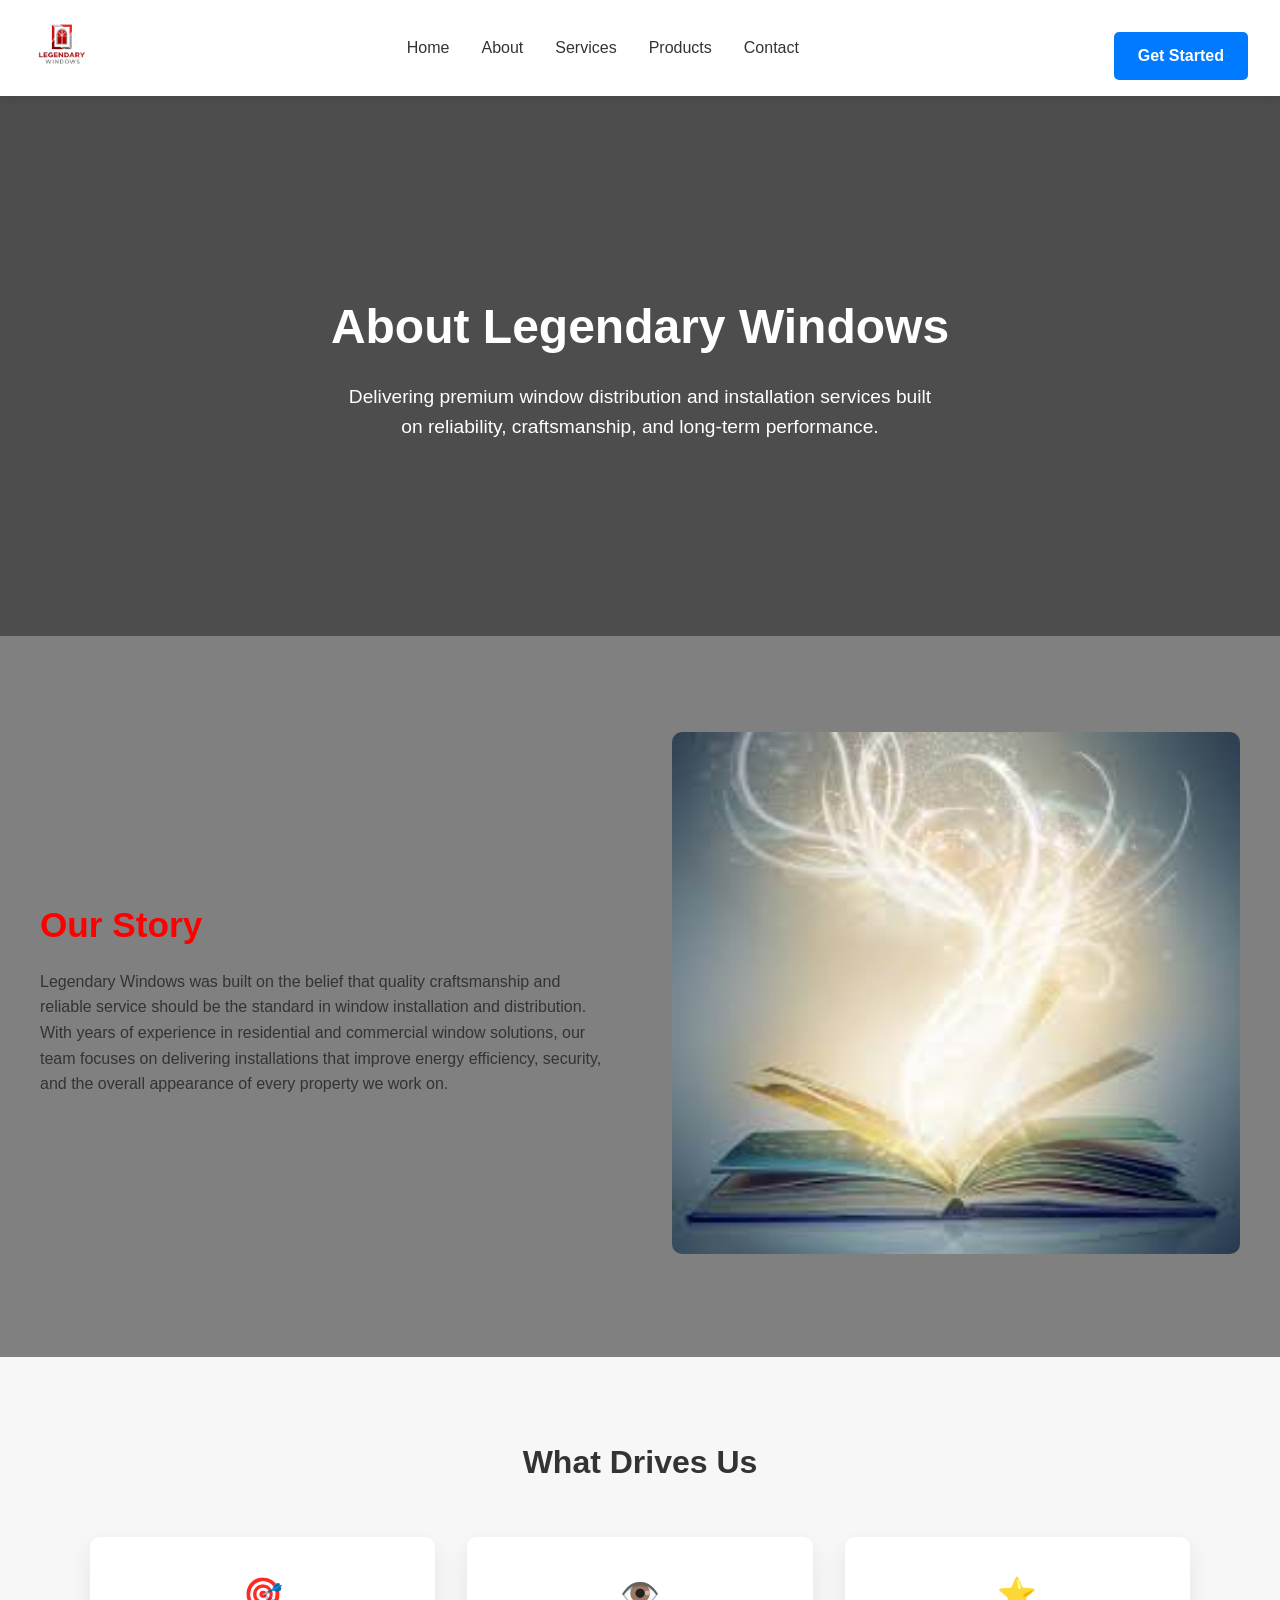
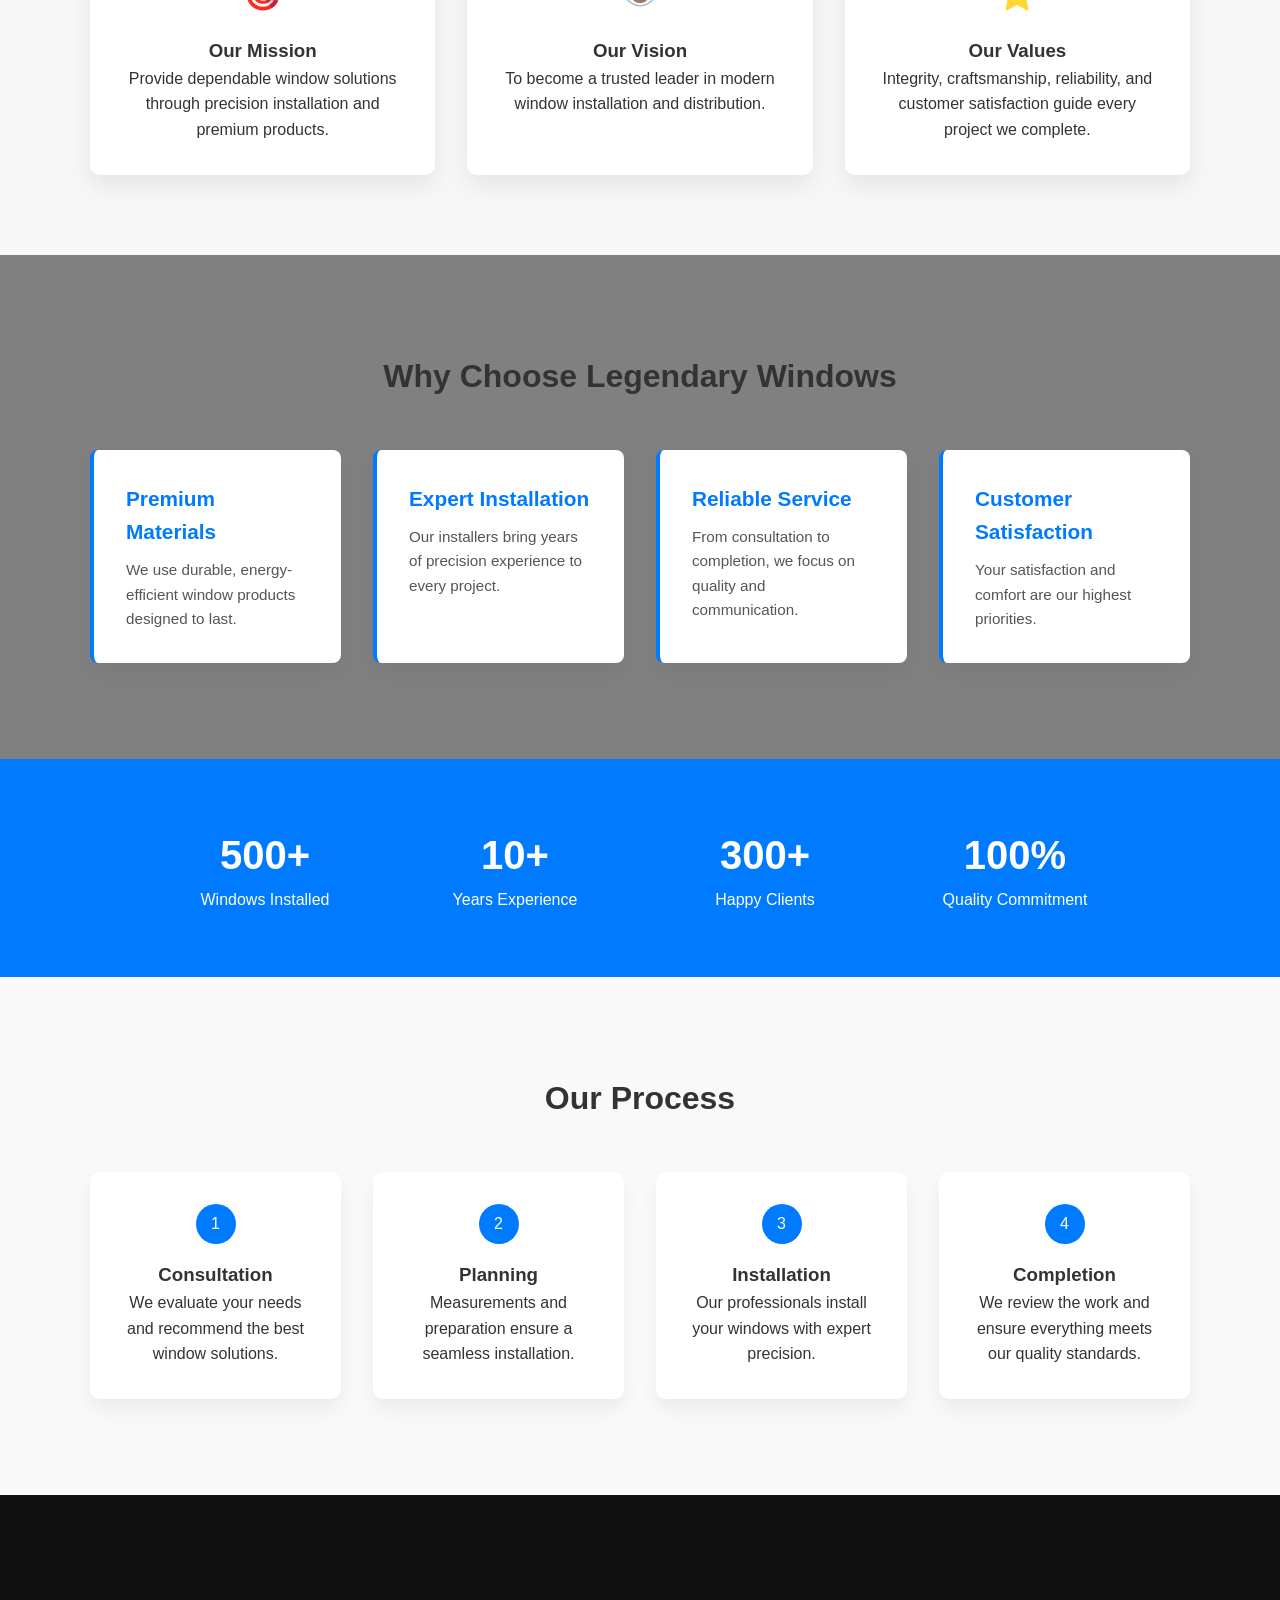
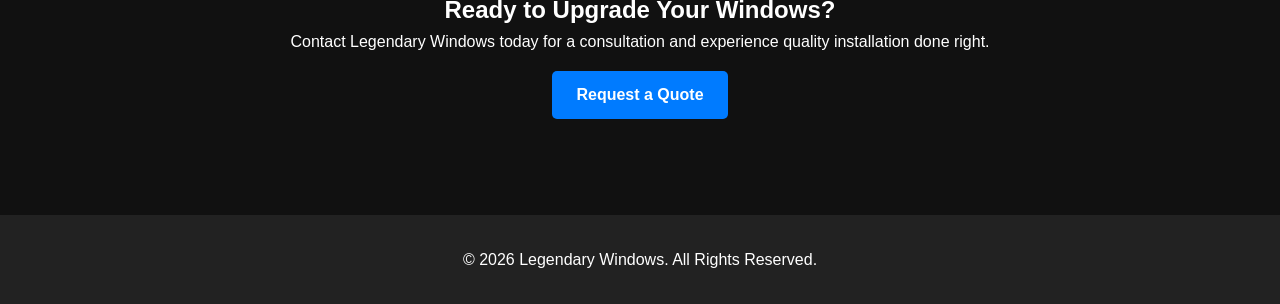
<file: about.html>
<!DOCTYPE html>
<html lang="en">
<head>
    <meta charset="UTF-8">
    <meta name="viewport" content="width=device-width, initial-scale=1.0">
    <link rel="stylesheet" href="styles.css">
    <!DOCTYPE html>
<html lang="en">
<head>
    <meta charset="UTF-8">
    <meta name="viewport" content="width=device-width, initial-scale=1.0">
    <style>
      /* Reset & Base */
      * { margin: 0; padding: 0; box-sizing: border-box; }
      body { font-family: 'Inter', sans-serif; line-height: 1.6; color: #333; }
      a { text-decoration: none; color: inherit; }

      /* Navbar */
      header {
        position: sticky;
        top: 0;
        width: 100%;
        background: #fff;
        box-shadow: 0 4px 10px rgba(0,0,0,0.08);
        z-index: 1000;
        transition: all 0.3s ease;
      }

      .navbar {
        display: flex;
        justify-content: space-between;
        align-items: center;
        max-width: 1300px;
        margin: 0 auto;
        padding: 1rem 2rem;
      }

      /* Logo */
      .logo img { height: 50px; object-fit: contain; transition: transform 0.3s; }
      .logo img:hover { transform: scale(1.05); }

      /* Nav links centered */
      .nav-links-wrapper { flex: 1; display: flex; justify-content: center; }
      .nav-links { display: flex; gap: 2rem; }
      .nav-links a {
        font-weight: 500;
        color: #333;
        position: relative;
        transition: color 0.3s ease;
      }
      .nav-links a::after {
        content: "";
        display: block;
        height: 2px;
        width: 0;
        background: #007BFF;
        position: absolute;
        bottom: -4px;
        left: 0;
        transition: width 0.3s;
      }
      .nav-links a:hover::after { width: 100%; }
      .nav-links a:hover { color: #007BFF; }

      /* Call-to-action button */
      .cta-button {
        background: #007BFF;
        color: #fff;
        padding: 0.7rem 1.5rem;
        border-radius: 5px;
        font-weight: 600;
        transition: background 0.3s;
      }
      .cta-button:hover { background: #0056b3; }

      /* Hamburger Menu */
      .hamburger { display: none; flex-direction: column; justify-content: space-between; width: 25px; height: 20px; cursor: pointer; }
      .hamburger span { display: block; height: 3px; background: #007BFF; border-radius: 2px; transition: all 0.3s; }

      /* Hamburger animation */
      .hamburger.open span:nth-child(1) { transform: rotate(45deg) translate(5px, 5px); }
      .hamburger.open span:nth-child(2) { opacity: 0; }
      .hamburger.open span:nth-child(3) { transform: rotate(-45deg) translate(5px, -5px); }

      /* Mobile Nav */
      .nav-links-mobile {
        display: none;
        flex-direction: column;
        gap: 1rem;
        position: absolute;
        top: 80px;
        right: 2rem;
        background: #fff;
        padding: 1rem 2rem;
        border-radius: 8px;
        box-shadow: 0 5px 15px rgba(0,0,0,0.15);
      }
      .nav-links-mobile.active { display: flex; }
      .nav-links-mobile .mobile-cta {
        background: #007BFF;
        color: #fff;
        padding: 0.7rem 1.5rem;
        border-radius: 5px;
        font-weight: 600;
        margin-top: 1rem;
        text-align: center;
      }
      .nav-links-mobile .mobile-cta:hover { background: #0056b3; }

      /* Hero Section */
      .hero { display: flex; align-items: center; justify-content: center; height: 80vh; background: #f5f5f5; text-align: center; padding: 0 2rem; }
      .hero h1 { font-size: 3rem; margin-bottom: 1rem; }
      .hero p { font-size: 1.2rem; max-width: 600px; }

      /* Responsive Queries */
      @media (max-width: 1024px) { .nav-links { gap: 1.5rem; } }
      @media (max-width: 768px) {
        .nav-links-wrapper { display: none; }
        .cta-button { display: none; }
        .hamburger { display: flex; }
      }
      @media (max-width: 480px) {
        .hero h1 { font-size: 2rem; }
        .hero p { font-size: 1rem; }
      }
    </style>
</head>
<body>
  <!-- Navbar -->
  <header>
    <nav class="navbar">
      <a href="index.html" class="logo">
        <img id="navlogo" src="Document.png" alt="Legendary Windows Logo">
      </a>

      <div class="nav-links-wrapper">
        <div class="nav-links">
          <a href="index.html">Home</a>
          <a href="about.html" class="active">About</a>
          <a href="services.html">Services</a>
          <a href="products.html">Products</a>
          <a href="contact.html">Contact</a>
        </div>
      </div>

      <a href="contact.html" class="cta-button">Get Started</a>

      <div class="hamburger" id="hamburger">
        <div></div>
        <div></div>
        <div></div>
      </div>

      <div class="nav-links-mobile" id="nav-mobile">
        <a href="index.html">Home</a>
        <a href="about.html" class="active">About</a>
        <a href="services.html">Services</a>
        <a href="products.html">Products</a>
        <a href="contact.html">Contact</a>
        <a href="contact.html" class="mobile-cta">Get Started</a>
      </div>
    </nav>
  </header>

  <body>

<!-- ABOUT HERO -->
<section class="about-hero">
  <div class="hero-overlay">
    <h1>About Legendary Windows</h1>
    <p>Delivering premium window distribution and installation services built on reliability, craftsmanship, and long-term performance.</p>
  </div>
</section>


<!-- COMPANY STORY -->
<section class="company-story">
  <div class="story-container">

    <div class="story-text">
      <h2 id="aboutstory">Our Story</h2>
      <p>
        Legendary Windows was built on the belief that quality craftsmanship
        and reliable service should be the standard in window installation
        and distribution.
      </p>

      <p>
        With years of experience in residential and commercial window
        solutions, our team focuses on delivering installations that improve
        energy efficiency, security, and the overall appearance of every
        property we work on.
      </p>
    </div>

    <div class="story-image">
      <img src="[data-uri]">
    </div>

  </div>
</section>


<!-- MISSION / VISION / VALUES -->
<section class="mission-section">

<h2 class="section-title">What Drives Us</h2>

<div class="mission-grid">

<div class="mission-card">
<div class="mission-icon">🎯</div>
<h3>Our Mission</h3>
<p>Provide dependable window solutions through precision installation and premium products.</p>
</div>

<div class="mission-card">
<div class="mission-icon">👁️</div>
<h3>Our Vision</h3>
<p>To become a trusted leader in modern window installation and distribution.</p>
</div>

<div class="mission-card">
<div class="mission-icon">⭐</div>
<h3>Our Values</h3>
<p>Integrity, craftsmanship, reliability, and customer satisfaction guide every project we complete.</p>
</div>

</div>

</section>


<!-- WHY CHOOSE US -->
<section class="why-section">

<h2 class="section-title">Why Choose Legendary Windows</h2>

<div class="why-grid">

<div class="why-card">
<h3>Premium Materials</h3>
<p>We use durable, energy-efficient window products designed to last.</p>
</div>

<div class="why-card">
<h3>Expert Installation</h3>
<p>Our installers bring years of precision experience to every project.</p>
</div>

<div class="why-card">
<h3>Reliable Service</h3>
<p>From consultation to completion, we focus on quality and communication.</p>
</div>

<div class="why-card">
<h3>Customer Satisfaction</h3>
<p>Your satisfaction and comfort are our highest priorities.</p>
</div>

</div>

</section>


<!-- COMPANY STATS -->
<section class="stats-section">

<div class="stats-grid">

<div class="stat">
<h2>500+</h2>
<p>Windows Installed</p>
</div>

<div class="stat">
<h2>10+</h2>
<p>Years Experience</p>
</div>

<div class="stat">
<h2>300+</h2>
<p>Happy Clients</p>
</div>

<div class="stat">
<h2>100%</h2>
<p>Quality Commitment</p>
</div>

</div>

</section>


<!-- PROCESS -->
<section class="process-section">

<h2 class="section-title">Our Process</h2>

<div class="process-grid">

<div class="process-step">
<div class="step-number">1</div>
<h3>Consultation</h3>
<p>We evaluate your needs and recommend the best window solutions.</p>
</div>

<div class="process-step">
<div class="step-number">2</div>
<h3>Planning</h3>
<p>Measurements and preparation ensure a seamless installation.</p>
</div>

<div class="process-step">
<div class="step-number">3</div>
<h3>Installation</h3>
<p>Our professionals install your windows with expert precision.</p>
</div>

<div class="process-step">
<div class="step-number">4</div>
<h3>Completion</h3>
<p>We review the work and ensure everything meets our quality standards.</p>
</div>

</div>

</section>


<!-- CALL TO ACTION -->
<section class="cta-section">

<h2>Ready to Upgrade Your Windows?</h2>
<p>Contact Legendary Windows today for a consultation and experience quality installation done right.</p>

<a href="contact.html" class="cta-button">Request a Quote</a>

</section>


<!-- Footer -->
<footer class="footer">
<p>© 2026 Legendary Windows. All Rights Reserved.</p>
</footer>


<!-- JS for Hamburger -->
  <script>
    const hamburger = document.getElementById('hamburger');
    const navMobile = document.getElementById('nav-mobile');

    hamburger.addEventListener('click', () => {
      navMobile.style.display = navMobile.style.display === 'flex' ? 'none' : 'flex';
    });

    // Close menu when link is clicked
    document.querySelectorAll('.nav-links-mobile a').forEach(link => {
      link.addEventListener('click', () => {
        navMobile.style.display = 'none';
      });
    });


</script>

</body>
</html>
</file>
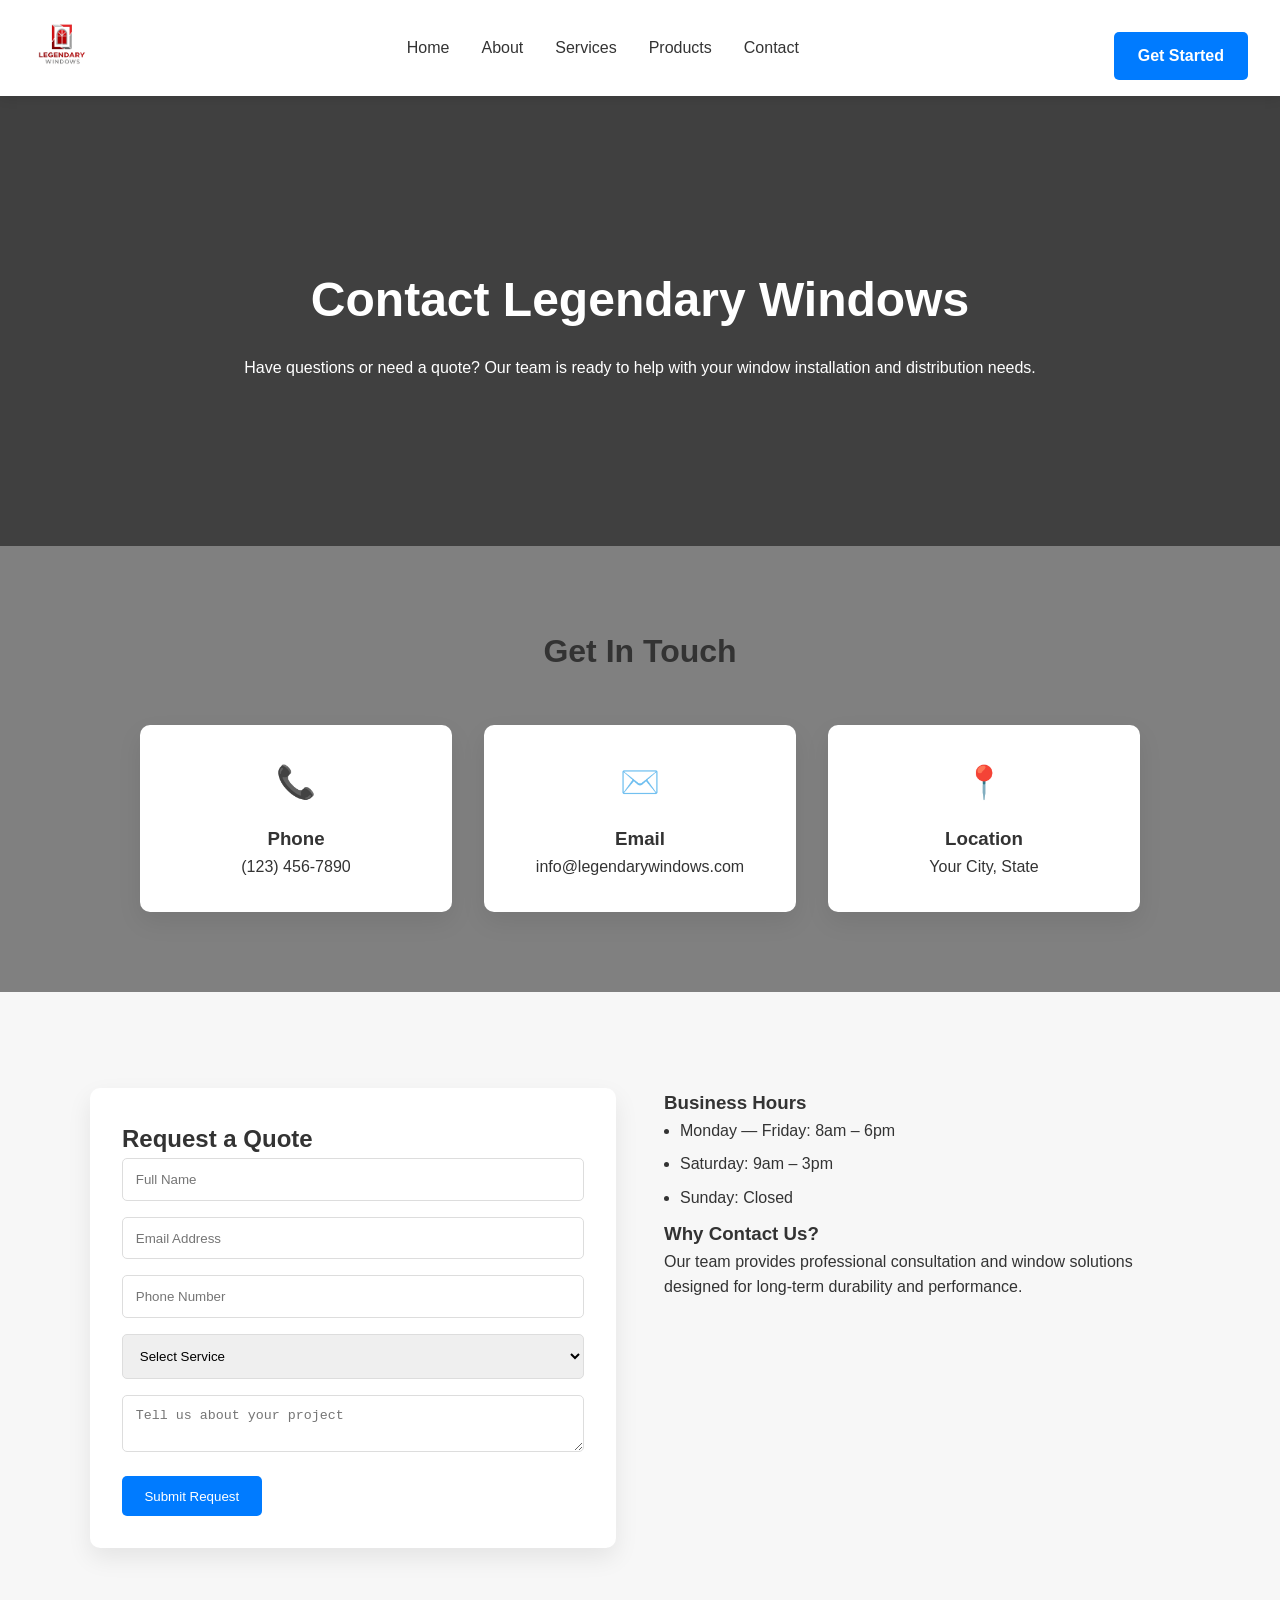
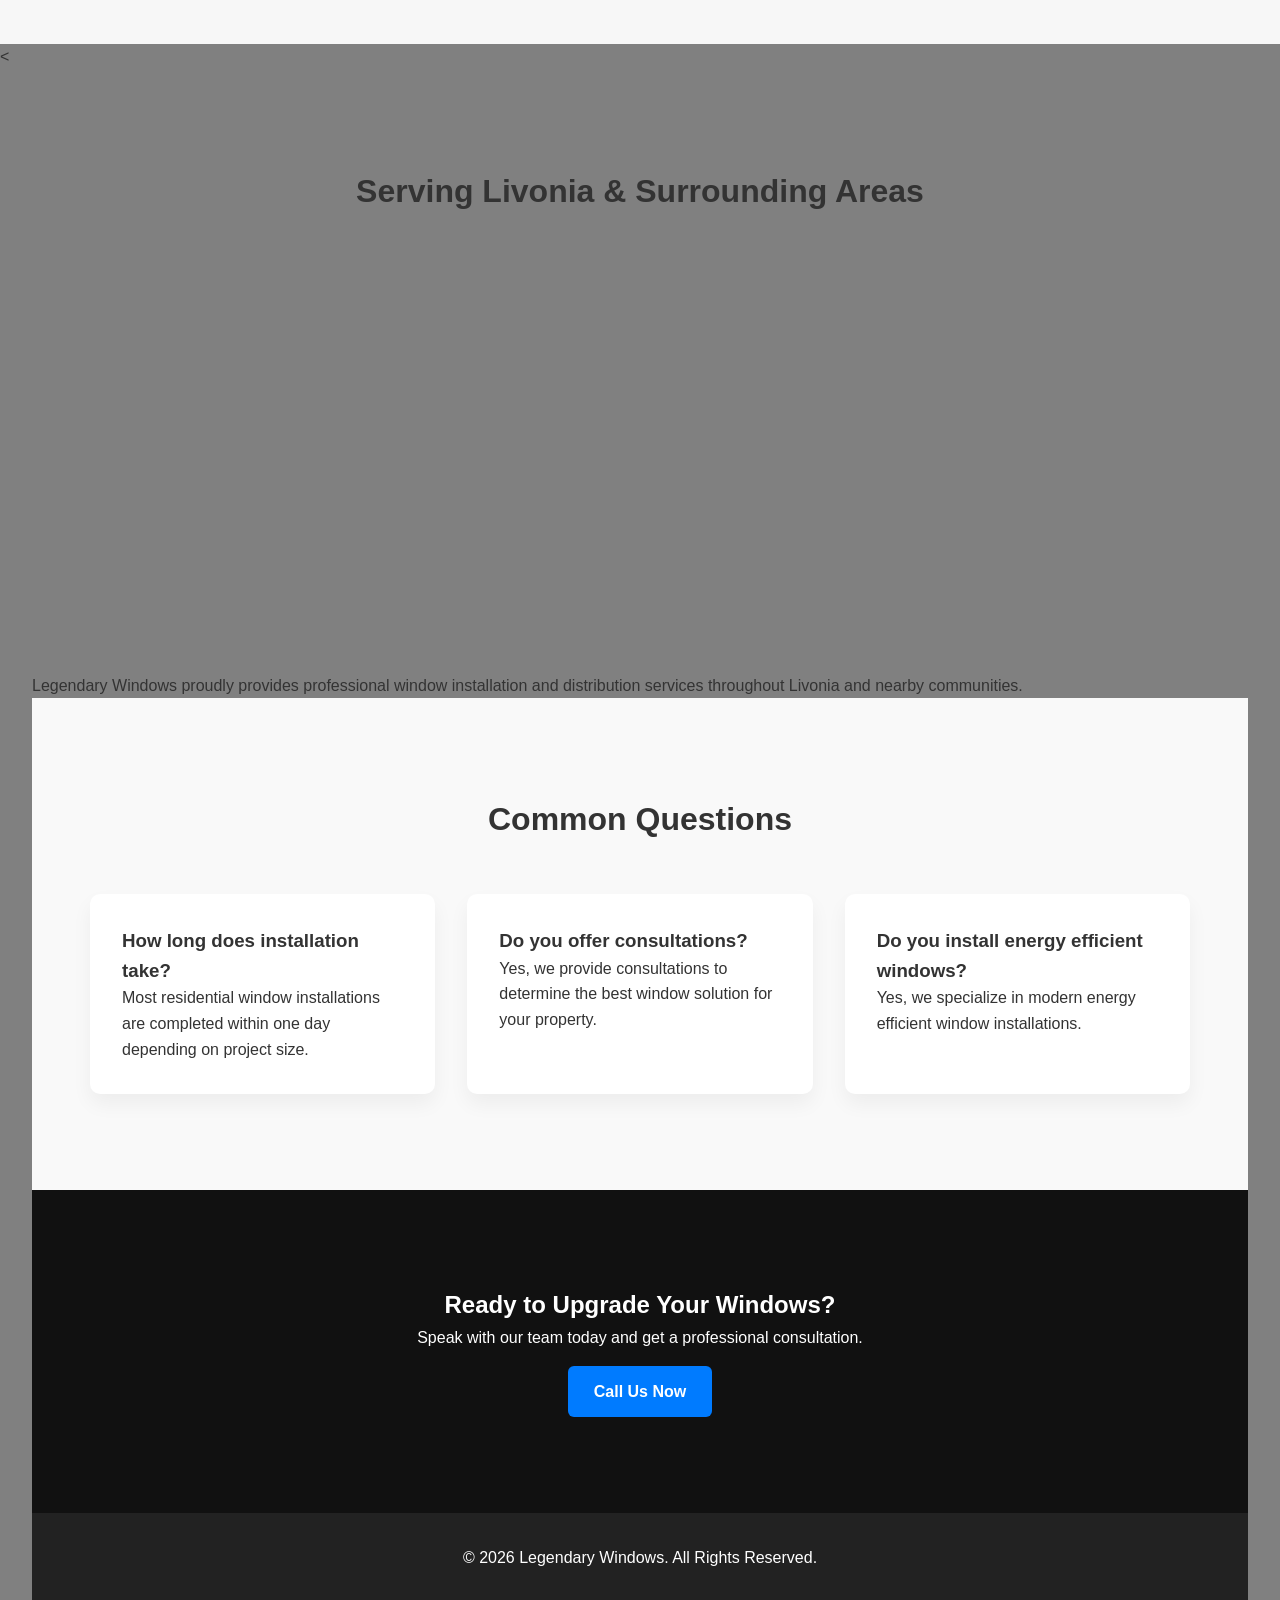
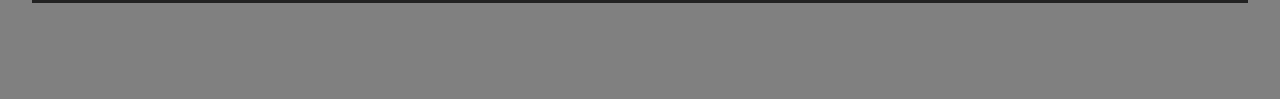
<file: contact.html>
<!DOCTYPE html>
<html lang="en">
<head>
    <meta charset="UTF-8">
    <meta name="viewport" content="width=device-width, initial-scale=1.0">
    <link rel="stylesheet" href="styles.css">
    <!DOCTYPE html>
<html lang="en">
<head>
    <meta charset="UTF-8">
    <meta name="viewport" content="width=device-width, initial-scale=1.0">
    <style>
      /* Reset & Base */
      * { margin: 0; padding: 0; box-sizing: border-box; }
      body { font-family: 'Inter', sans-serif; line-height: 1.6; color: #333; }
      a { text-decoration: none; color: inherit; }

      /* Navbar */
      header {
        position: sticky;
        top: 0;
        width: 100%;
        background: #fff;
        box-shadow: 0 4px 10px rgba(0,0,0,0.08);
        z-index: 1000;
        transition: all 0.3s ease;
      }

      .navbar {
        display: flex;
        justify-content: space-between;
        align-items: center;
        max-width: 1300px;
        margin: 0 auto;
        padding: 1rem 2rem;
      }

      /* Logo */
      .logo img { height: 50px; object-fit: contain; transition: transform 0.3s; }
      .logo img:hover { transform: scale(1.05); }

      /* Nav links centered */
      .nav-links-wrapper { flex: 1; display: flex; justify-content: center; }
      .nav-links { display: flex; gap: 2rem; }
      .nav-links a {
        font-weight: 500;
        color: #333;
        position: relative;
        transition: color 0.3s ease;
      }
      .nav-links a::after {
        content: "";
        display: block;
        height: 2px;
        width: 0;
        background: #007BFF;
        position: absolute;
        bottom: -4px;
        left: 0;
        transition: width 0.3s;
      }
      .nav-links a:hover::after { width: 100%; }
      .nav-links a:hover { color: #007BFF; }

      /* Call-to-action button */
      .cta-button {
        background: #007BFF;
        color: #fff;
        padding: 0.7rem 1.5rem;
        border-radius: 5px;
        font-weight: 600;
        transition: background 0.3s;
      }
      .cta-button:hover { background: #0056b3; }

      /* Hamburger Menu */
      .hamburger { display: none; flex-direction: column; justify-content: space-between; width: 25px; height: 20px; cursor: pointer; }
      .hamburger span { display: block; height: 3px; background: #007BFF; border-radius: 2px; transition: all 0.3s; }

      /* Hamburger animation */
      .hamburger.open span:nth-child(1) { transform: rotate(45deg) translate(5px, 5px); }
      .hamburger.open span:nth-child(2) { opacity: 0; }
      .hamburger.open span:nth-child(3) { transform: rotate(-45deg) translate(5px, -5px); }

      /* Mobile Nav */
      .nav-links-mobile {
        display: none;
        flex-direction: column;
        gap: 1rem;
        position: absolute;
        top: 80px;
        right: 2rem;
        background: #fff;
        padding: 1rem 2rem;
        border-radius: 8px;
        box-shadow: 0 5px 15px rgba(0,0,0,0.15);
      }
      .nav-links-mobile.active { display: flex; }
      .nav-links-mobile .mobile-cta {
        background: #007BFF;
        color: #fff;
        padding: 0.7rem 1.5rem;
        border-radius: 5px;
        font-weight: 600;
        margin-top: 1rem;
        text-align: center;
      }
      .nav-links-mobile .mobile-cta:hover { background: #0056b3; }

      /* Hero Section */
      .hero { display: flex; align-items: center; justify-content: center; height: 80vh; background: #f5f5f5; text-align: center; padding: 0 2rem; }
      .hero h1 { font-size: 3rem; margin-bottom: 1rem; }
      .hero p { font-size: 1.2rem; max-width: 600px; }

      /* Responsive Queries */
      @media (max-width: 1024px) { .nav-links { gap: 1.5rem; } }
      @media (max-width: 768px) {
        .nav-links-wrapper { display: none; }
        .cta-button { display: none; }
        .hamburger { display: flex; }
      }
      @media (max-width: 480px) {
        .hero h1 { font-size: 2rem; }
        .hero p { font-size: 1rem; }
      }
    </style>
</head>
  <header>
    <nav class="navbar">
      <a href="index.html" class="logo">
        <img id="navlogo" src="Document.png" alt="Logo">
      </a>

      <div class="nav-links-wrapper">
        <div class="nav-links">
          <a href="index.html">Home</a>
          <a href="about.html">About</a>
          <a href="services.html">Services</a>
          <a href="products.html">Products</a>
          <a href="contact.html">Contact</a>
        </div>
      </div>

      <a href="contact.html" class="cta-button">Get Started</a>
    </header>
<!-- CONTACT HERO -->
<section class="contact-hero">
  <div class="contact-hero-content">
    <h1>Contact Legendary Windows</h1>
    <p>Have questions or need a quote? Our team is ready to help with your window installation and distribution needs.</p>
  </div>
</section>


<!-- CONTACT INFO CARDS -->
<section class="contact-info">

<h2 class="section-title">Get In Touch</h2>

<div class="contact-grid">

<div class="contact-card">
<div class="contact-icon">📞</div>
<h3>Phone</h3>
<p>(123) 456-7890</p>
</div>

<div class="contact-card">
<div class="contact-icon">✉️</div>
<h3>Email</h3>
<p>info@legendarywindows.com</p>
</div>

<div class="contact-card">
<div class="contact-icon">📍</div>
<h3>Location</h3>
<p>Your City, State</p>
</div>

</div>

</section>


<!-- CONTACT FORM + INFO -->
<section class="contact-section">

<div class="contact-container">

<div class="contact-form-box">

<h2>Request a Quote</h2>

<form>

<input type="text" placeholder="Full Name" required>

<input type="email" placeholder="Email Address" required>

<input type="tel" placeholder="Phone Number">

<select>
<option>Select Service</option>
<option>Window Installation</option>
<option>Window Replacement</option>
<option>Residential Windows</option>
<option>Commercial Windows</option>
</select>

<textarea placeholder="Tell us about your project"></textarea>

<button type="submit">Submit Request</button>

</form>

</div>


<div class="contact-details">

<h3>Business Hours</h3>

<ul>
<li>Monday — Friday: 8am – 6pm</li>
<li>Saturday: 9am – 3pm</li>
<li>Sunday: Closed</li>
</ul>

<h3>Why Contact Us?</h3>

<p>
Our team provides professional consultation and window solutions
designed for long-term durability and performance.
</p>

</div>

</div>

</section>


<<!-- MAP SECTION -->
<section class="map-section">

<h2 class="section-title">Serving Livonia & Surrounding Areas</h2>

<div class="map-container">
<iframe
src="https://maps.google.com/maps?q=livonia%20michigan&t=&z=12&ie=UTF8&iwloc=&output=embed">
</iframe>
</div>

<p class="service-area-text">
Legendary Windows proudly provides professional window installation and
distribution services throughout Livonia and nearby communities.
</p>
<!-- FAQ SECTION -->
<section class="contact-faq">

<h2 class="section-title">Common Questions</h2>

<div class="faq-grid">

<div class="faq-item">
<h3>How long does installation take?</h3>
<p>Most residential window installations are completed within one day depending on project size.</p>
</div>

<div class="faq-item">
<h3>Do you offer consultations?</h3>
<p>Yes, we provide consultations to determine the best window solution for your property.</p>
</div>

<div class="faq-item">
<h3>Do you install energy efficient windows?</h3>
<p>Yes, we specialize in modern energy efficient window installations.</p>
</div>

</div>

</section>


<!-- CTA -->
<section class="contact-cta">

<h2>Ready to Upgrade Your Windows?</h2>
<p>Speak with our team today and get a professional consultation.</p>

<a href="tel:1234567890" class="cta-btn">Call Us Now</a>

</section>


<!-- FOOTER -->
<footer class="footer">
<p>© 2026 Legendary Windows. All Rights Reserved.</p>
</footer>
<script>
const hamburger = document.getElementById("hamburger");
const navMobile = document.getElementById("nav-mobile");

hamburger.addEventListener("click", () => {
  navMobile.classList.toggle("active");
  hamburger.classList.toggle("open");
});
</script>
</body>
</html>
</file>
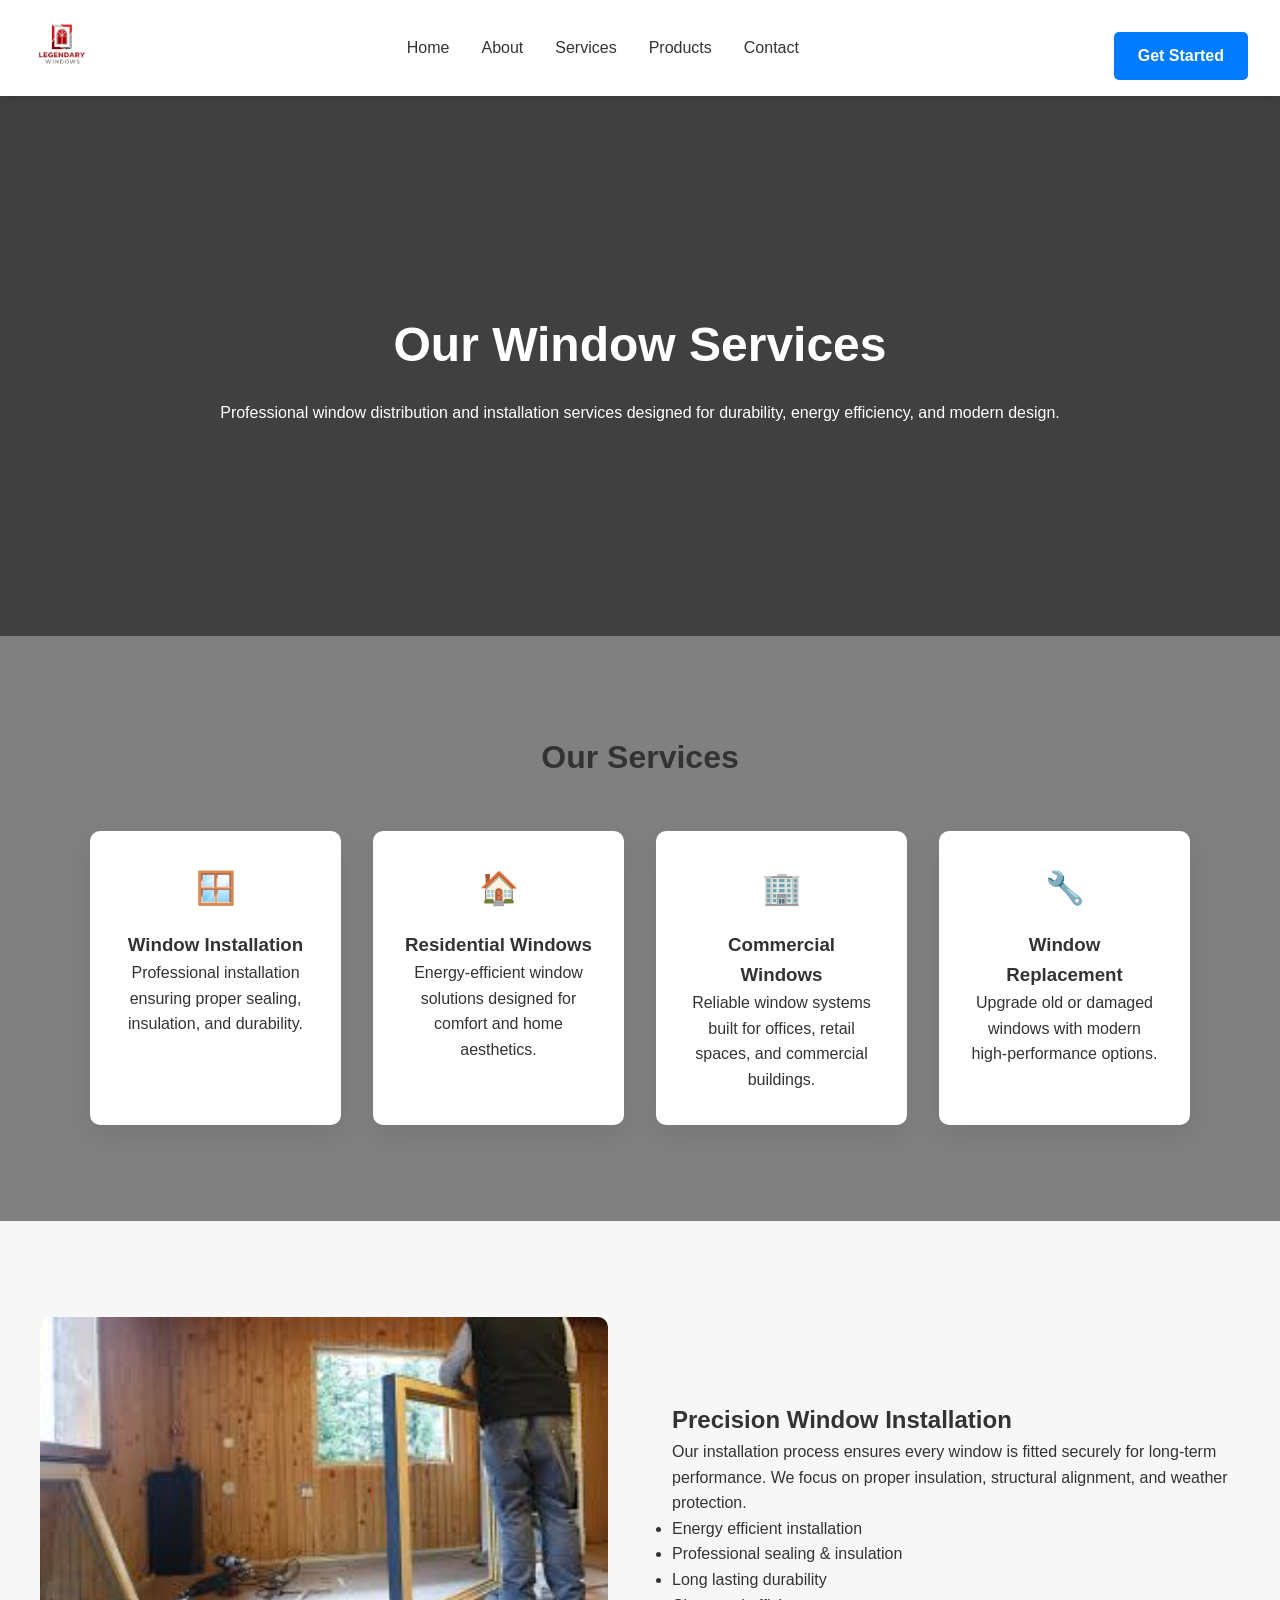
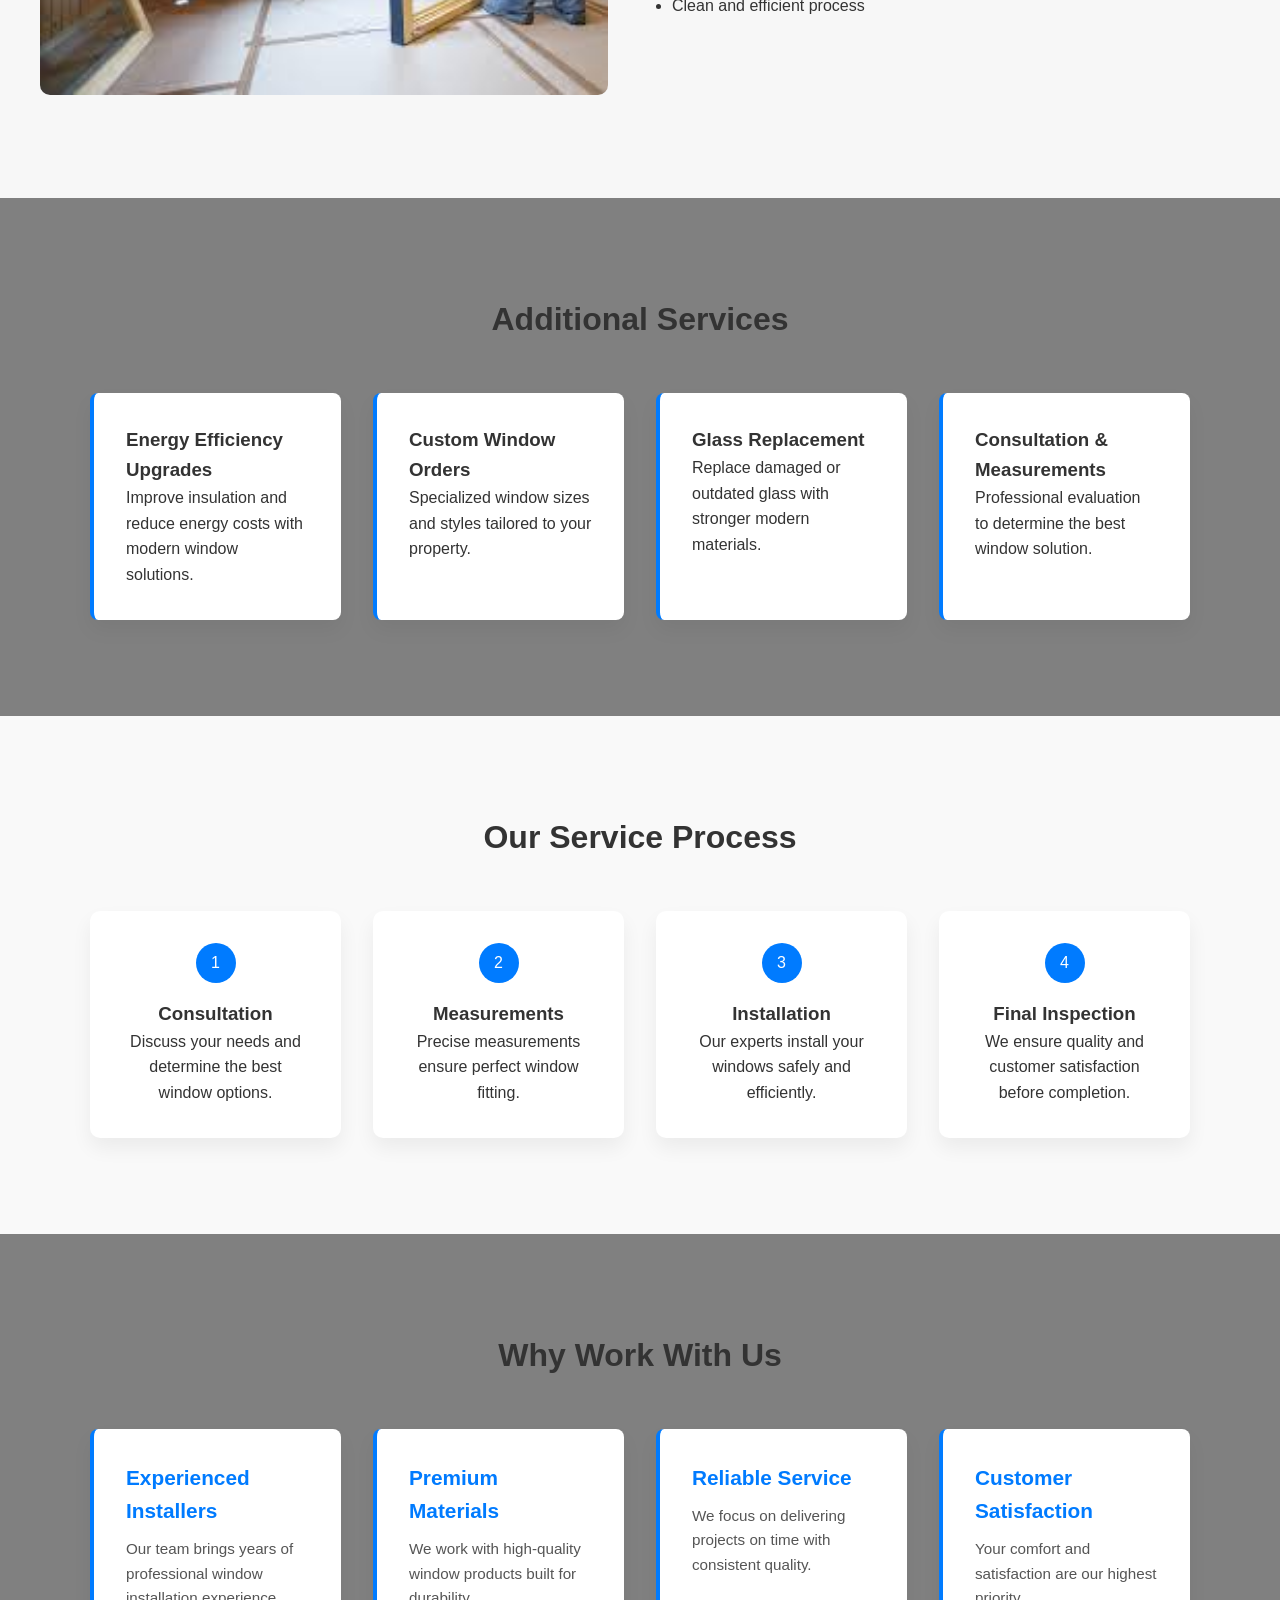
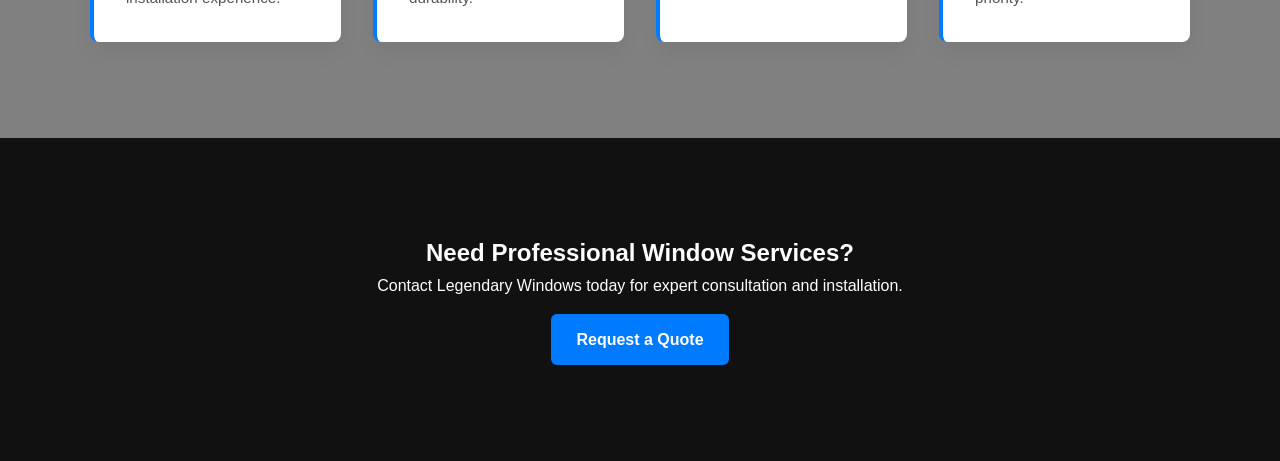
<file: services.html>
<!DOCTYPE html>
<html lang="en">
<head>
    <meta charset="UTF-8">
    <meta name="viewport" content="width=device-width, initial-scale=1.0">
    <link rel="stylesheet" href="styles.css">
    <!DOCTYPE html>
<html lang="en">
<head>
    <meta charset="UTF-8">
    <meta name="viewport" content="width=device-width, initial-scale=1.0">
    <style>
      /* Reset & Base */
      * { margin: 0; padding: 0; box-sizing: border-box; }
      body { font-family: 'Inter', sans-serif; line-height: 1.6; color: #333; }
      a { text-decoration: none; color: inherit; }

      /* Navbar */
      header {
        position: sticky;
        top: 0;
        width: 100%;
        background: #fff;
        box-shadow: 0 4px 10px rgba(0,0,0,0.08);
        z-index: 1000;
        transition: all 0.3s ease;
      }

      .navbar {
        display: flex;
        justify-content: space-between;
        align-items: center;
        max-width: 1300px;
        margin: 0 auto;
        padding: 1rem 2rem;
      }

      /* Logo */
      .logo img { height: 50px; object-fit: contain; transition: transform 0.3s; }
      .logo img:hover { transform: scale(1.05); }

      /* Nav links centered */
      .nav-links-wrapper { flex: 1; display: flex; justify-content: center; }
      .nav-links { display: flex; gap: 2rem; }
      .nav-links a {
        font-weight: 500;
        color: #333;
        position: relative;
        transition: color 0.3s ease;
      }
      .nav-links a::after {
        content: "";
        display: block;
        height: 2px;
        width: 0;
        background: #007BFF;
        position: absolute;
        bottom: -4px;
        left: 0;
        transition: width 0.3s;
      }
      .nav-links a:hover::after { width: 100%; }
      .nav-links a:hover { color: #007BFF; }

      /* Call-to-action button */
      .cta-button {
        background: #007BFF;
        color: #fff;
        padding: 0.7rem 1.5rem;
        border-radius: 5px;
        font-weight: 600;
        transition: background 0.3s;
      }
      .cta-button:hover { background: #0056b3; }

      /* Hamburger Menu */
      .hamburger { display: none; flex-direction: column; justify-content: space-between; width: 25px; height: 20px; cursor: pointer; }
      .hamburger span { display: block; height: 3px; background: #007BFF; border-radius: 2px; transition: all 0.3s; }

      /* Hamburger animation */
      .hamburger.open span:nth-child(1) { transform: rotate(45deg) translate(5px, 5px); }
      .hamburger.open span:nth-child(2) { opacity: 0; }
      .hamburger.open span:nth-child(3) { transform: rotate(-45deg) translate(5px, -5px); }

      /* Mobile Nav */
      .nav-links-mobile {
        display: none;
        flex-direction: column;
        gap: 1rem;
        position: absolute;
        top: 80px;
        right: 2rem;
        background: #fff;
        padding: 1rem 2rem;
        border-radius: 8px;
        box-shadow: 0 5px 15px rgba(0,0,0,0.15);
      }
      .nav-links-mobile.active { display: flex; }
      .nav-links-mobile .mobile-cta {
        background: #007BFF;
        color: #fff;
        padding: 0.7rem 1.5rem;
        border-radius: 5px;
        font-weight: 600;
        margin-top: 1rem;
        text-align: center;
      }
      .nav-links-mobile .mobile-cta:hover { background: #0056b3; }

      /* Hero Section */
      .hero { display: flex; align-items: center; justify-content: center; height: 80vh; background: #f5f5f5; text-align: center; padding: 0 2rem; }
      .hero h1 { font-size: 3rem; margin-bottom: 1rem; }
      .hero p { font-size: 1.2rem; max-width: 600px; }

      /* Responsive Queries */
      @media (max-width: 1024px) { .nav-links { gap: 1.5rem; } }
      @media (max-width: 768px) {
        .nav-links-wrapper { display: none; }
        .cta-button { display: none; }
        .hamburger { display: flex; }
      }
      @media (max-width: 480px) {
        .hero h1 { font-size: 2rem; }
        .hero p { font-size: 1rem; }
      }
    </style>
</head>
  <header>
    <nav class="navbar">
      <a href="index.html" class="logo">
        <img id="navlogo" src="Document.png" alt="Logo">
      </a>

      <div class="nav-links-wrapper">
        <div class="nav-links">
          <a href="index.html">Home</a>
          <a href="about.html">About</a>
          <a href="services.html">Services</a>
          <a href="products.html">Products</a>
          <a href="contact.html">Contact</a>
        </div>
      </div>

      <a href="contact.html" class="cta-button">Get Started</a>

      <div class="hamburger" id="hamburger">
        <span></span>
        <span></span>
        <span></span>
      </div>

      <div class="nav-links-mobile" id="nav-mobile">
        <a href="index.html">Home</a>
        <a href="about.html">About</a>
        <a href="services.html">Services</a>
        <a href="products.html">Products</a>
        <a href="contact.html">Contact</a>
        <a href="contact.html" class="mobile-cta">Get Started</a>
      </div>
    </nav>
  </header>

<!-- SERVICES HERO -->
<section class="services-hero">
  <div class="services-hero-content">
    <h1>Our Window Services</h1>
    <p>Professional window distribution and installation services designed for durability, energy efficiency, and modern design.</p>
  </div>
</section>


<!-- SERVICES OVERVIEW -->
<section class="services-overview">

<h2 class="section-title">Our Services</h2>

<div class="services-grid">

<div class="service-card">
<div class="service-icon">🪟</div>
<h3>Window Installation</h3>
<p>Professional installation ensuring proper sealing, insulation, and durability.</p>
</div>

<div class="service-card">
<div class="service-icon">🏠</div>
<h3>Residential Windows</h3>
<p>Energy-efficient window solutions designed for comfort and home aesthetics.</p>
</div>

<div class="service-card">
<div class="service-icon">🏢</div>
<h3>Commercial Windows</h3>
<p>Reliable window systems built for offices, retail spaces, and commercial buildings.</p>
</div>

<div class="service-card">
<div class="service-icon">🔧</div>
<h3>Window Replacement</h3>
<p>Upgrade old or damaged windows with modern high-performance options.</p>
</div>

</div>

</section>


<!-- FEATURED SERVICE SECTION -->
<section class="service-highlight">

<div class="highlight-container">

<div class="highlight-image">
<img src="[data-uri]">
</div>

<div class="highlight-text">
<h2>Precision Window Installation</h2>
<p>
Our installation process ensures every window is fitted securely for long-term
performance. We focus on proper insulation, structural alignment, and
weather protection.
</p>

<ul>
<li>Energy efficient installation</li>
<li>Professional sealing & insulation</li>
<li>Long lasting durability</li>
<li>Clean and efficient process</li>
</ul>

</div>

</div>

</section>


<!-- ADD ON SERVICES -->
<section class="addons-section">

<h2 class="section-title">Additional Services</h2>

<div class="addons-grid">

<div class="addon-card">
<h3>Energy Efficiency Upgrades</h3>
<p>Improve insulation and reduce energy costs with modern window solutions.</p>
</div>

<div class="addon-card">
<h3>Custom Window Orders</h3>
<p>Specialized window sizes and styles tailored to your property.</p>
</div>

<div class="addon-card">
<h3>Glass Replacement</h3>
<p>Replace damaged or outdated glass with stronger modern materials.</p>
</div>

<div class="addon-card">
<h3>Consultation & Measurements</h3>
<p>Professional evaluation to determine the best window solution.</p>
</div>

</div>

</section>


<!-- PROCESS -->
<section class="service-process">

<h2 class="section-title">Our Service Process</h2>

<div class="process-grid">

<div class="process-step">
<div class="step-number">1</div>
<h3>Consultation</h3>
<p>Discuss your needs and determine the best window options.</p>
</div>

<div class="process-step">
<div class="step-number">2</div>
<h3>Measurements</h3>
<p>Precise measurements ensure perfect window fitting.</p>
</div>

<div class="process-step">
<div class="step-number">3</div>
<h3>Installation</h3>
<p>Our experts install your windows safely and efficiently.</p>
</div>

<div class="process-step">
<div class="step-number">4</div>
<h3>Final Inspection</h3>
<p>We ensure quality and customer satisfaction before completion.</p>
</div>

</div>

</section>


<!-- WHY CHOOSE US -->
<section class="why-services">

<h2 class="section-title">Why Work With Us</h2>

<div class="why-grid">

<div class="why-card">
<h3>Experienced Installers</h3>
<p>Our team brings years of professional window installation experience.</p>
</div>

<div class="why-card">
<h3>Premium Materials</h3>
<p>We work with high-quality window products built for durability.</p>
</div>

<div class="why-card">
<h3>Reliable Service</h3>
<p>We focus on delivering projects on time with consistent quality.</p>
</div>

<div class="why-card">
<h3>Customer Satisfaction</h3>
<p>Your comfort and satisfaction are our highest priority.</p>
</div>

</div>

</section>


<!-- CALL TO ACTION -->
<section class="services-cta">

<h2>Need Professional Window Services?</h2>
<p>Contact Legendary Windows today for expert consultation and installation.</p>

<a href="contact.html" class="cta-btn">Request a Quote</a>

</section>
<script>
const hamburger = document.getElementById("hamburger");
const navMobile = document.getElementById("nav-mobile");

hamburger.addEventListener("click", () => {
  navMobile.classList.toggle("active");
  hamburger.classList.toggle("open");
});
</script>
</body>
</html>
</file>
<file: styles.css>
/* Reset & Base */
      * { margin: 0; padding: 0; box-sizing: border-box; }
      body { font-family: 'Inter', sans-serif; line-height: 1.6; color: #333; }
      a { text-decoration: none; color: inherit; }

      /* Navbar */
      header {
        position: sticky;
        top: 0;
        width: 100%;
        background: #fff;
        box-shadow: 0 4px 10px rgba(0,0,0,0.08);
        z-index: 1000;
        transition: all 0.3s ease;
      }

      .navbar {
        display: flex;
        justify-content: space-between;
        align-items: center;
        max-width: 1300px;
        margin: 0 auto;
        padding: 1rem 2rem;
      }

      /* Logo */
      .logo img { height: 50px; object-fit: contain; transition: transform 0.3s; }
      .logo img:hover { transform: scale(1.05); }

      /* Nav links centered */
      .nav-links-wrapper { flex: 1; display: flex; justify-content: center; }
      .nav-links { display: flex; gap: 2rem; }
      .nav-links a {
        font-weight: 500;
        color: #333;
        position: relative;
        transition: color 0.3s ease;
      }
      .nav-links a::after {
        content: "";
        display: block;
        height: 2px;
        width: 0;
        background: #007BFF;
        position: absolute;
        bottom: -4px;
        left: 0;
        transition: width 0.3s;
      }
      .nav-links a:hover::after { width: 100%; }
      .nav-links a:hover { color: #007BFF; }

      /* Call-to-action button */
      .cta-button {
        background: #007BFF;
        color: #fff;
        padding: 0.7rem 1.5rem;
        border-radius: 5px;
        font-weight: 600;
        transition: background 0.3s;
      }
      .cta-button:hover { background: #0056b3; }

      /* Hamburger Menu */
      .hamburger { display: none; flex-direction: column; justify-content: space-between; width: 25px; height: 20px; cursor: pointer; }
      .hamburger span { display: block; height: 3px; background: #007BFF; border-radius: 2px; transition: all 0.3s; }

      /* Hamburger animation */
      .hamburger.open span:nth-child(1) { transform: rotate(45deg) translate(5px, 5px); }
      .hamburger.open span:nth-child(2) { opacity: 0; }
      .hamburger.open span:nth-child(3) { transform: rotate(-45deg) translate(5px, -5px); }

      /* Mobile Nav */
      .nav-links-mobile {
        display: none;
        flex-direction: column;
        gap: 1rem;
        position: absolute;
        top: 80px;
        right: 2rem;
        background: #fff;
        padding: 1rem 2rem;
        border-radius: 8px;
        box-shadow: 0 5px 15px rgba(0,0,0,0.15);
      }
      .nav-links-mobile.active { display: flex; }
      .nav-links-mobile .mobile-cta {
        background: #007BFF;
        color: #fff;
        padding: 0.7rem 1.5rem;
        border-radius: 5px;
        font-weight: 600;
        margin-top: 1rem;
        text-align: center;
      }
      .nav-links-mobile .mobile-cta:hover { background: #0056b3; }

      /* Hero Section */
      .hero { display: flex; align-items: center; justify-content: center; height: 80vh; background: #f5f5f5; text-align: center; padding: 0 2rem; }
      .hero h1 { font-size: 3rem; margin-bottom: 1rem; }
      .hero p { font-size: 1.2rem; max-width: 600px; }

      /* Responsive Queries */
      @media (max-width: 1024px) { .nav-links { gap: 1.5rem; } }
      @media (max-width: 768px) {
        .nav-links-wrapper { display: none; }
        .cta-button { display: none; }
        .hamburger { display: flex; }
      }
      @media (max-width: 480px) {
        .hero h1 { font-size: 2rem; }
        .hero p { font-size: 1rem; }
      }
#aboutstory{
    color:red;
}
#myplayer{
    width:100%;
}
html, body{
overflow-x:hidden;
width:100%;
}
body{
    background-color:grey;
}
.hero {
  display: flex;
  align-items: center;
  justify-content: center;
  min-height: 80vh;
  padding: 2rem;
  background: linear-gradient(135deg, #e0f0ff, #ffffff); /* subtle professional gradient */
  text-align: center;
}

.hero-container {
  display: flex;
  flex-direction: column;
  align-items: center;
  max-width: 800px;
}

/* Logo */
.hero-logo {
  width: 180px; /* clear, professional size */
  height: auto;
  margin-bottom: 1.5rem;
}

/* Heading */
.hero h1 {
  font-size: 2.8rem;
  font-weight: 700;
  color: #007BFF;
  margin-bottom: 1rem;
}

/* Paragraph */
.hero p {
  font-size: 1.2rem;
  color: #333;
  max-width: 600px;
  line-height: 1.6;
}

/* Responsive */
@media (max-width: 768px) {
  .hero-logo { width: 140px; }
  .hero h1 { font-size: 2rem; }
  .hero p { font-size: 1rem; }
}

@media (max-width: 480px) {
  .hero-logo { width: 120px; }
  .hero h1 { font-size: 1.6rem; }
  .hero p { font-size: 0.9rem; }
}
#navlogo{
    width:60px;
}
/*about*/
/* ABOUT SECTION */

#about {
  padding: 80px 20px;
  background: #f8fafc;
  text-align: center;
}

#about h2 {
  font-size: 2.5rem;
  margin-bottom: 50px;
  color: #1a1a1a;
  font-weight: 700;
  letter-spacing: 0.5px;
}

/* CARD GRID */

.cards {
  display: grid;
  grid-template-columns: repeat(auto-fit, minmax(260px, 1fr));
  gap: 30px;
  max-width: 1100px;
  margin: auto;
}

/* INDIVIDUAL CARD */

.card {
  background: white;
  border-radius: 14px;
  overflow: hidden;
  box-shadow: 0 8px 30px rgba(0,0,0,0.08);
  transition: transform 0.35s ease, box-shadow 0.35s ease;
}

/* HOVER EFFECT */

.card:hover {
  transform: translateY(-8px);
  box-shadow: 0 18px 40px rgba(0,0,0,0.12);
}

/* IMAGE */

.card img {
  width: 100%;
  height: 180px;
  object-fit: cover;
}

/* TEXT CONTENT */

.card h3 {
  font-size: 1.4rem;
  margin: 18px 20px 10px;
  color: #0077cc;
}

.card p {
  font-size: 0.95rem;
  line-height: 1.6;
  color: #555;
  padding: 0 20px 25px;
}

/* MOBILE ADJUSTMENTS */

@media (max-width: 768px) {

  #about h2 {
    font-size: 2rem;
  }

  .card img {
    height: 160px;
  }

}
#heroimg{
    width:1200px;
    height:400px;
}
/*services*/
/* SERVICES SECTION */
/* HERO */

.services-hero{
height:60vh;
display:flex;
align-items:center;
justify-content:center;
text-align:center;
background:linear-gradient(rgba(0,0,0,0.5),rgba(0,0,0,0.5)),
url("https://via.placeholder.com/1600x900");
background-size:cover;
color:white;
padding:2rem;
}
.services-hero h1{
font-size:3rem;
margin-bottom:1rem;
}


/* SECTION TITLE */

.section-title{
text-align:center;
font-size:2rem;
margin-bottom:3rem;
}


/* SERVICES GRID */

.services-overview{
padding:6rem 2rem;
}

.services-grid{
max-width:1100px;
margin:auto;
display:grid;
grid-template-columns:repeat(auto-fit,minmax(250px,1fr));
gap:2rem;
}

.service-card{
background:white;
padding:2rem;
border-radius:10px;
text-align:center;
box-shadow:0 10px 25px rgba(0,0,0,0.08);
transition:0.3s;
}

.service-card:hover{
transform:translateY(-6px);
}

.service-icon{
font-size:2rem;
margin-bottom:1rem;
}


/* SERVICE HIGHLIGHT */

.service-highlight{
padding:6rem 2rem;
background:#f7f7f7;
}

.highlight-container{
max-width:1200px;
margin:auto;
display:grid;
grid-template-columns:1fr 1fr;
gap:4rem;
align-items:center;
}

.highlight-image img{
width:100%;
border-radius:10px;
}


/* ADDONS */

.addons-section{
padding:6rem 2rem;
}

.addons-grid{
max-width:1100px;
margin:auto;
display:grid;
grid-template-columns:repeat(auto-fit,minmax(250px,1fr));
gap:2rem;
}

.addon-card{
padding:2rem;
border-left:4px solid #007BFF;
background:white;
box-shadow:0 10px 20px rgba(0,0,0,0.05);
border-radius:8px;
}


/* PROCESS */

.service-process{
padding:6rem 2rem;
background:#f9f9f9;
}

.process-grid{
max-width:1100px;
margin:auto;
display:grid;
grid-template-columns:repeat(auto-fit,minmax(200px,1fr));
gap:2rem;
}

.process-step{
text-align:center;
padding:2rem;
background:white;
border-radius:10px;
box-shadow:0 10px 20px rgba(0,0,0,0.05);
}

.step-number{
width:40px;
height:40px;
background:#007BFF;
color:white;
border-radius:50%;
display:flex;
align-items:center;
justify-content:center;
margin:auto;
margin-bottom:1rem;
}


/* WHY */

.why-services{
padding:6rem 2rem;
}

.why-grid{
max-width:1100px;
margin:auto;
display:grid;
grid-template-columns:repeat(auto-fit,minmax(250px,1fr));
gap:2rem;
}

.why-card{
background:white;
padding:2rem;
box-shadow:0 10px 20px rgba(0,0,0,0.05);
border-radius:8px;
}


/* CTA */

.services-cta{
background:#111;
color:white;
text-align:center;
padding:6rem 2rem;
}

.cta-btn{
display:inline-block;
margin-top:1rem;
background:#007BFF;
color:white;
padding:0.8rem 1.6rem;
border-radius:6px;
text-decoration:none;
font-weight:bold;
}


#homeimg{
    width:500px;
    margin-left:50px;
}
/* WHY CHOOSE US */

#why-choose-us{
padding:100px 20px;
background:#f7f9fc;
text-align:center;
}

/* HEADER */

.why-header{
max-width:700px;
margin:auto;
margin-bottom:60px;
}

.why-header h2{
font-size:2.5rem;
font-weight:700;
color:#111;
margin-bottom:15px;
}

.why-header p{
color:#666;
font-size:1rem;
line-height:1.6;
}

/* GRID */

.why-grid{
display:grid;
grid-template-columns:repeat(auto-fit,minmax(240px,1fr));
gap:30px;
max-width:1100px;
margin:auto;
}

/* CARD */

.why-card{
background:white;
padding:35px 25px;
border-radius:14px;
box-shadow:0 10px 35px rgba(0,0,0,0.08);
transition:all .35s ease;
position:relative;
overflow:hidden;
}

/* HOVER EFFECT */

.why-card:hover{
transform:translateY(-10px);
box-shadow:0 20px 45px rgba(0,0,0,0.12);
}

/* ICON */

.icon{
font-size:28px;
background:#007BFF;
color:white;
width:60px;
height:60px;
border-radius:50%;
display:flex;
align-items:center;
justify-content:center;
margin:auto;
margin-bottom:20px;
}

/* TITLE */

.why-card h3{
font-size:1.3rem;
margin-bottom:10px;
color:#007BFF;
}

/* TEXT */

.why-card p{
font-size:.95rem;
color:#555;
line-height:1.6;
}

/* RESPONSIVE */

@media (max-width:768px){

#why-choose-us{
padding:80px 20px;
}

.why-header h2{
font-size:2rem;
}

.why-grid{
gap:25px;
}

}
/*Products*/
#products {
    padding: 80px 8px;
    background: #f8f8f8;
}

.products-header {
    text-align: center;
    margin-bottom: 60px;
}

.products-header h2 {
    font-size: 42px;
    margin-bottom: 10px;
}

.products-header p {
    color: #666;
    font-size: 18px;
}

.products-grid {
    display: block; /* stacked vertically */
    gap: 40px;
}

.product-card {
    background: white;
    border-radius: 14px;
    overflow: hidden;
    box-shadow: 0 10px 25px rgba(0,0,0,0.08);
    margin: 60px auto;
    max-width: 700px;
    transition: transform 0.8s ease, box-shadow 0.5s ease;
    position: relative; /* keep visible always */
}

.product-card.active {
    transform: translateY(-20px); /* subtle swipe effect */
    box-shadow: 0 18px 40px rgba(0,0,0,0.12);
}

.product-image img {
    width: 100%;
    max-height: 300px;
    object-fit: cover;
}

.product-info {
    padding: 25px;
    text-align: center;
}

.product-info h3 {
    font-size: 28px;
    margin-bottom: 12px;
}

.product-info p {
    color: #666;
    font-size: 16px;
}
/*Modern Windows*/
#modern-windows-breakout {
  padding: 100px 5%;
  background: #f8f8f8;
}

.breakout-header {
  text-align: center;
  margin-bottom: 80px;
}

.breakout-header h2 {
  font-size: 42px;
  font-weight: 700;
  color: #222;
}

.breakout-gallery {
  display: flex;
  flex-wrap: wrap;
  justify-content: center;
  gap: 50px;
  max-width: 1600px;
  margin: 0 auto;
}

.breakout-card {
  flex: 1 1 500px;
  max-width: 600px;
  transition: transform 0.4s ease, box-shadow 0.4s ease;
}

.breakout-card:hover {
  transform: translateY(-8px);
  box-shadow: 0 20px 45px rgba(0,0,0,0.18);
}

/* Window frame styling */
.window-frame {
  border: 6px solid #ccc;   /* frame around the image */
  border-radius: 12px;
  background: #fff;
  box-shadow: 0 12px 25px rgba(0,0,0,0.08);
  overflow: hidden;
}

.window-frame img {
  width: 100%;
  height: auto;
  display: block;
  object-fit: cover; /* fills the frame horizontally */
  border-radius: 6px; /* slightly inside the frame */
}

/* Responsive */
@media(max-width: 768px){
  .breakout-gallery {
    flex-direction: column;
    gap: 40px;
  }

  .breakout-card {
    max-width: 100%;
  }
}
/* Explore Details button */
.explore-button {
    display: inline-block;
    margin-top: 12px;
    padding: 10px 24px;
    background-color: #222;   /* default button color */
    color: #fff;
    font-size: 15px;
    font-weight: 600;
    text-decoration: none;
    border-radius: 6px;
    transition: all 0.3s ease;
}

.explore-button:hover {
    background-color: #f05a28;  /* hover color */
    color: #fff;
    transform: translateY(-2px); /* subtle lift effect */
    box-shadow: 0 6px 15px rgba(0,0,0,0.1);
}
#about-video{
    text-align:center;
}
/* HERO */

.about-hero{
height:60vh;
display:flex;
align-items:center;
justify-content:center;
text-align:center;
background:linear-gradient(rgba(0,0,0,0.4),rgba(0,0,0,0.4)),
url("https://via.placeholder.com/1600x900");
background-size:cover;
color:white;
padding:2rem;
}

.hero-overlay h1{
font-size:3rem;
margin-bottom:1rem;
}

.hero-overlay p{
font-size:1.2rem;
max-width:600px;
margin:auto;
}


/* STORY */

.company-story{
padding:6rem 2rem;
}

.story-container{
max-width:1200px;
margin:auto;
display:grid;
grid-template-columns:1fr 1fr;
gap:4rem;
align-items:center;
}

.story-text h2{
font-size:2.2rem;
margin-bottom:1rem;
color:#007BFF;
}

.story-image img{
width:100%;
border-radius:10px;
}


/* SECTION TITLES */

.section-title{
text-align:center;
font-size:2rem;
margin-bottom:3rem;
color:#333;
}


/* MISSION */

.mission-section{
padding:5rem 2rem;
background:#f7f7f7;
}

.mission-grid{
display:grid;
grid-template-columns:repeat(auto-fit,minmax(250px,1fr));
gap:2rem;
max-width:1100px;
margin:auto;
}

.mission-card{
background:white;
padding:2rem;
border-radius:10px;
text-align:center;
box-shadow:0 10px 25px rgba(0,0,0,0.08);
transition:0.3s;
}

.mission-card:hover{
transform:translateY(-6px);
}

.mission-icon{
font-size:2rem;
margin-bottom:1rem;
}


/* WHY CHOOSE US */

.why-section{
padding:6rem 2rem;
}

.why-grid{
display:grid;
grid-template-columns:repeat(auto-fit,minmax(250px,1fr));
gap:2rem;
max-width:1100px;
margin:auto;
}

.why-card{
padding:2rem;
background:#fff;
border-left:4px solid #007BFF;
box-shadow:0 10px 20px rgba(0,0,0,0.05);
border-radius:8px;
}


/* STATS */

.stats-section{
background:#007BFF;
color:white;
padding:4rem 2rem;
}

.stats-grid{
display:grid;
grid-template-columns:repeat(auto-fit,minmax(200px,1fr));
max-width:1000px;
margin:auto;
text-align:center;
}

.stat h2{
font-size:2.5rem;
}


/* PROCESS */

.process-section{
padding:6rem 2rem;
background:#f9f9f9;
}

.process-grid{
display:grid;
grid-template-columns:repeat(auto-fit,minmax(200px,1fr));
gap:2rem;
max-width:1100px;
margin:auto;
}

.process-step{
text-align:center;
background:white;
padding:2rem;
border-radius:10px;
box-shadow:0 10px 20px rgba(0,0,0,0.06);
}

.step-number{
width:40px;
height:40px;
background:#007BFF;
color:white;
border-radius:50%;
display:flex;
align-items:center;
justify-content:center;
margin:auto;
margin-bottom:1rem;
}


/* CTA */

.cta-section{
padding:6rem 2rem;
text-align:center;
background:#111;
color:white;
}

.cta-button{
display:inline-block;
margin-top:1rem;
background:#007BFF;
color:white;
padding:0.8rem 1.6rem;
border-radius:6px;
text-decoration:none;
font-weight:bold;
}


/* FOOTER */

.footer{
background:#222;
color:white;
text-align:center;
padding:2rem;
}
/* HERO */

.contact-hero{
height:50vh;
display:flex;
align-items:center;
justify-content:center;
text-align:center;
background:linear-gradient(rgba(0,0,0,0.5),rgba(0,0,0,0.5)),
url("https://via.placeholder.com/1600x900");
background-size:cover;
color:white;
padding:2rem;
}

.contact-hero h1{
font-size:3rem;
margin-bottom:1rem;
}


/* SECTION TITLE */

.section-title{
text-align:center;
font-size:2rem;
margin-bottom:3rem;
}


/* CONTACT INFO */

.contact-info{
padding:5rem 2rem;
}

.contact-grid{
max-width:1000px;
margin:auto;
display:grid;
grid-template-columns:repeat(auto-fit,minmax(250px,1fr));
gap:2rem;
}

.contact-card{
background:white;
padding:2rem;
text-align:center;
border-radius:10px;
box-shadow:0 10px 25px rgba(0,0,0,0.08);
}

.contact-icon{
font-size:2rem;
margin-bottom:1rem;
}


/* CONTACT SECTION */

.contact-section{
padding:6rem 2rem;
background:#f7f7f7;
}

.contact-container{
max-width:1100px;
margin:auto;
display:grid;
grid-template-columns:1fr 1fr;
gap:3rem;
}

.contact-form-box{
background:white;
padding:2rem;
border-radius:10px;
box-shadow:0 10px 25px rgba(0,0,0,0.08);
}

.contact-form-box input,
.contact-form-box select,
.contact-form-box textarea{
width:100%;
padding:0.8rem;
margin-bottom:1rem;
border:1px solid #ddd;
border-radius:5px;
}

.contact-form-box button{
background:#007BFF;
color:white;
border:none;
padding:0.8rem 1.4rem;
border-radius:5px;
cursor:pointer;
}


/* DETAILS */

.contact-details ul{
padding-left:1rem;
}

.contact-details li{
margin-bottom:0.5rem;
}


/* MAP */

.map-section{
padding:6rem 2rem;
}

.map-container iframe{
width:100%;
height:400px;
border:none;
border-radius:10px;
}


/* FAQ */

.contact-faq{
padding:6rem 2rem;
background:#f9f9f9;
}

.faq-grid{
max-width:1100px;
margin:auto;
display:grid;
grid-template-columns:repeat(auto-fit,minmax(250px,1fr));
gap:2rem;
}

.faq-item{
background:white;
padding:2rem;
border-radius:10px;
box-shadow:0 10px 20px rgba(0,0,0,0.05);
}


/* CTA */

.contact-cta{
background:#111;
color:white;
text-align:center;
padding:6rem 2rem;
}

.cta-btn{
display:inline-block;
margin-top:1rem;
background:#007BFF;
color:white;
padding:0.8rem 1.6rem;
border-radius:6px;
text-decoration:none;
font-weight:bold;
}
/* SERVICES PAGE MOBILE */

@media (max-width:768px){

.services-hero{
padding:60px 20px;
text-align:center;
}

.services-hero h1{
font-size:28px;
}

.services-hero p{
font-size:15px;
}

.services-grid{
grid-template-columns:1fr;
gap:20px;
}

.highlight-container{
flex-direction:column;
}

.highlight-image img{
width:100%;
border-radius:10px;
}

.highlight-text{
padding-top:20px;
}

.addons-grid{
grid-template-columns:1fr;
gap:20px;
}

.process-grid{
grid-template-columns:1fr;
gap:25px;
}

.why-grid{
grid-template-columns:1fr;
gap:20px;
}

.services-cta{
padding:60px 20px;
text-align:center;
}

.services-cta h2{
font-size:26px;
}

}
@media (max-width:768px){

#video-box{
width:100%;
padding:10px;
}

#myPlayer{
width:100%;
height:auto;
}

}
</file>
